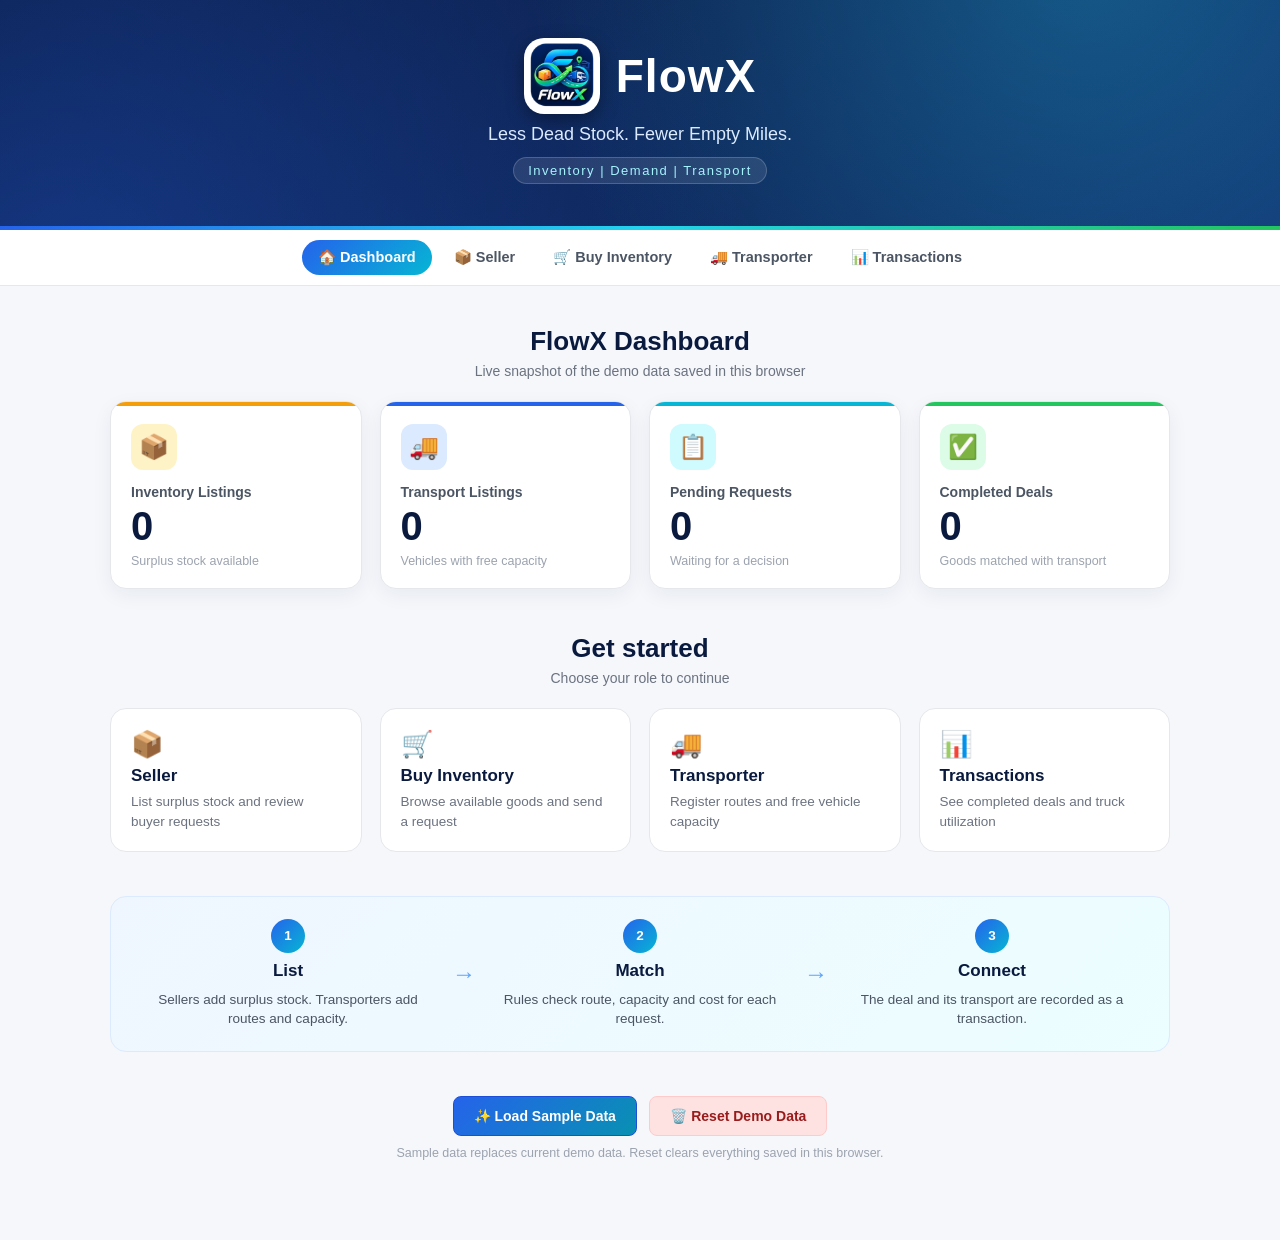
<file: index.html>
<!DOCTYPE html>
<html lang="en">

<head>
    <meta charset="UTF-8">
    <meta name="viewport" content="width=device-width, initial-scale=1.0">

    <title>FlowX - Dashboard</title>

    <link rel="stylesheet" href="style.css">
</head>

<body>

    <a class="skip-link" href="#mainContent">Skip to main content</a>

    <header>
        <div class="brand">
            <img src="flowx-icon.png" alt="FlowX logo">
            <h1>FlowX</h1>
        </div>
        <p>Less Dead Stock. Fewer Empty Miles.</p>
        <span class="header-sub">Inventory | Demand | Transport</span>
    </header>

    <nav class="site-nav" aria-label="Main navigation">
        <a href="index.html" class="current" aria-current="page">🏠 Dashboard</a>
        <a href="seller.html">📦 Seller</a>
        <a href="inventory.html">🛒 Buy Inventory</a>
        <a href="transport.html">🚚 Transporter</a>
        <a href="transactions.html">📊 Transactions</a>
    </nav>

    <main id="mainContent" tabindex="-1">

        <!-- =========================
             DASHBOARD
             ========================= -->

        <section id="dashboard">

            <div class="section-head">
                <h2>FlowX Dashboard</h2>
                <p>Live snapshot of the demo data saved in this browser</p>
            </div>

            <div class="dashboard-container">

                <div class="dashboard-card card-inventory">
                    <span class="card-icon">📦</span>
                    <p>Inventory Listings</p>
                    <strong id="inventoryCount">0</strong>
                    <small>Surplus stock available</small>
                </div>

                <div class="dashboard-card card-transport">
                    <span class="card-icon">🚚</span>
                    <p>Transport Listings</p>
                    <strong id="transportCount">0</strong>
                    <small>Vehicles with free capacity</small>
                </div>

                <div class="dashboard-card card-requests">
                    <span class="card-icon">📋</span>
                    <p>Pending Requests</p>
                    <strong id="requestCount">0</strong>
                    <small>Waiting for a decision</small>
                </div>

                <div class="dashboard-card card-deals">
                    <span class="card-icon">✅</span>
                    <p>Completed Deals</p>
                    <strong id="transactionCount">0</strong>
                    <small>Goods matched with transport</small>
                </div>

            </div>

        </section>


        <!-- =========================
             QUICK ACTIONS
             ========================= -->

        <section class="actions-section">

            <div class="section-head">
                <h2>Get started</h2>
                <p>Choose your role to continue</p>
            </div>

            <div class="action-grid">

                <button class="action-card" onclick="window.location.href='seller.html'">
                    <span class="action-icon">📦</span>
                    <span class="action-title">Seller</span>
                    <span class="action-text">List surplus stock and review buyer requests</span>
                </button>

                <button class="action-card" onclick="window.location.href='inventory.html'">
                    <span class="action-icon">🛒</span>
                    <span class="action-title">Buy Inventory</span>
                    <span class="action-text">Browse available goods and send a request</span>
                </button>

                <button class="action-card" onclick="window.location.href='transport.html'">
                    <span class="action-icon">🚚</span>
                    <span class="action-title">Transporter</span>
                    <span class="action-text">Register routes and free vehicle capacity</span>
                </button>

                <button class="action-card" onclick="window.location.href='transactions.html'">
                    <span class="action-icon">📊</span>
                    <span class="action-title">Transactions</span>
                    <span class="action-text">See completed deals and truck utilization</span>
                </button>

            </div>

        </section>


        <!-- =========================
             HOW IT WORKS
             ========================= -->

        <section class="flow-section">

            <div class="flow-step">
                <span class="flow-number">1</span>
                <strong>List</strong>
                <span>Sellers add surplus stock. Transporters add routes and capacity.</span>
            </div>

            <span class="flow-arrow">→</span>

            <div class="flow-step">
                <span class="flow-number">2</span>
                <strong>Match</strong>
                <span>Rules check route, capacity and cost for each request.</span>
            </div>

            <span class="flow-arrow">→</span>

            <div class="flow-step">
                <span class="flow-number">3</span>
                <strong>Connect</strong>
                <span>The deal and its transport are recorded as a transaction.</span>
            </div>

        </section>


        <!-- =========================
             RESET DEMO
             ========================= -->

        <div class="demo-tools">
            <button
                onclick="loadSampleData()"
                class="sample-button">
                ✨ Load Sample Data
            </button>
            <button
                onclick="resetFlowXData()"
                class="reset-button">
                🗑️ Reset Demo Data
            </button>
            <p>Sample data replaces current demo data. Reset clears everything saved in this browser.</p>
        </div>

        <div id="message"></div>

    </main>

    <script src="script.js"></script>

</body>

</html>
</file>
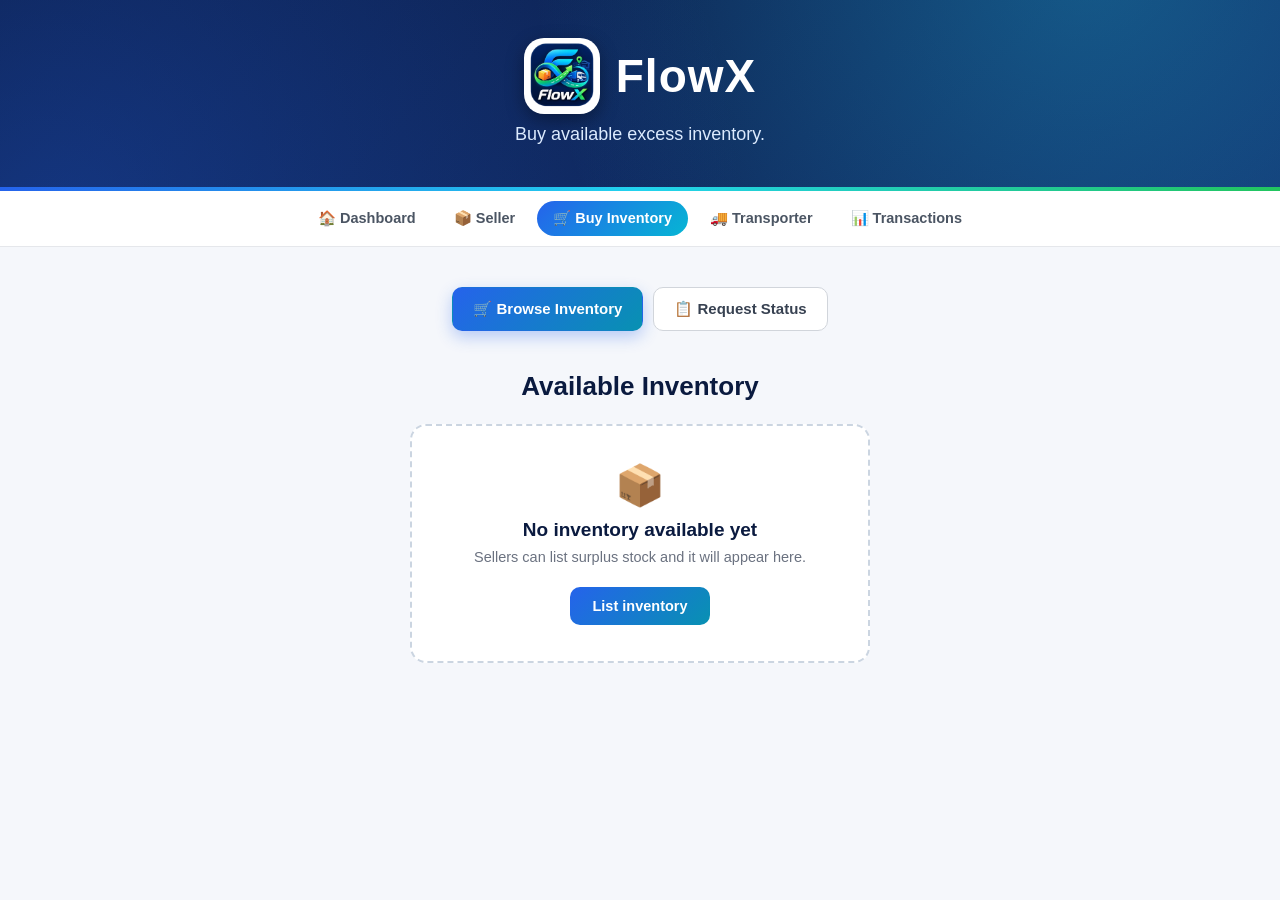
<file: inventory.html>
<!DOCTYPE html>
<html lang="en">

<head>
    <meta charset="UTF-8">
    <meta name="viewport" content="width=device-width, initial-scale=1.0">

    <title>FlowX - Buy Inventory</title>

    <link rel="stylesheet" href="style.css">
</head>

<body>

    <a class="skip-link" href="#mainContent">Skip to main content</a>

    <header>
        <div class="brand">
            <img src="flowx-icon.png" alt="FlowX logo">
            <h1>FlowX</h1>
        </div>
        <p>Buy available excess inventory.</p>
    </header>

    <nav class="site-nav" aria-label="Main navigation">
        <a href="index.html">🏠 Dashboard</a>
        <a href="seller.html">📦 Seller</a>
        <a href="inventory.html" class="current" aria-current="page">🛒 Buy Inventory</a>
        <a href="transport.html">🚚 Transporter</a>
        <a href="transactions.html">📊 Transactions</a>
    </nav>

    <main id="mainContent" tabindex="-1">

        <div class="flowx-navigation" role="group" aria-label="Inventory views">
            <button id="browseInventoryBtn" class="active" aria-pressed="true" onclick="showInventory()">
                🛒 Browse Inventory
            </button>
            <button id="buyerRequestStatusBtn" aria-pressed="false" onclick="showBuyerRequestStatus()">
                📋 Request Status
            </button>
        </div>

        <!-- INVENTORY -->

        <div id="message"></div>

    </main>

    <script src="script.js"></script>

</body>

</html>
</file>
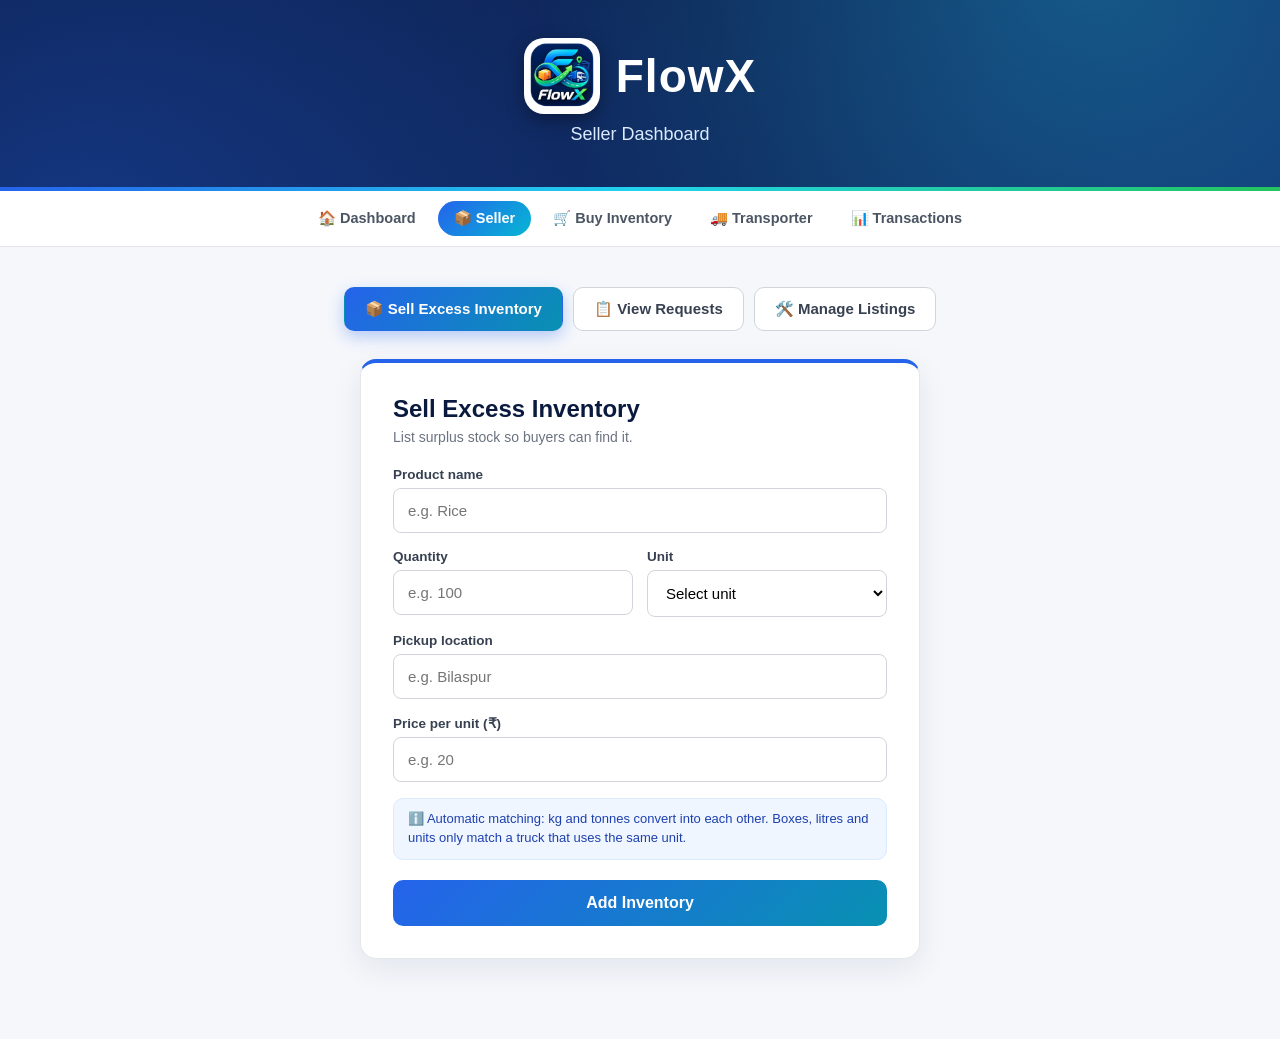
<file: seller.html>
<!DOCTYPE html>
<html lang="en">

<head>
    <meta charset="UTF-8">
    <meta name="viewport" content="width=device-width, initial-scale=1.0">

    <title>FlowX - Seller</title>

    <link rel="stylesheet" href="style.css">
</head>

<body>

    <a class="skip-link" href="#mainContent">Skip to main content</a>

    <header>
        <div class="brand">
            <img src="flowx-icon.png" alt="FlowX logo">
            <h1>FlowX</h1>
        </div>
        <p>Seller Dashboard</p>
    </header>

    <nav class="site-nav" aria-label="Main navigation">
        <a href="index.html">🏠 Dashboard</a>
        <a href="seller.html" class="current" aria-current="page">📦 Seller</a>
        <a href="inventory.html">🛒 Buy Inventory</a>
        <a href="transport.html">🚚 Transporter</a>
        <a href="transactions.html">📊 Transactions</a>
    </nav>

    <main id="mainContent" tabindex="-1">

        <!-- TABS -->

        <div class="flowx-navigation" role="group" aria-label="Seller actions">

            <button id="sellInventoryBtn" aria-pressed="true" onclick="showSellerForm()">
                📦 Sell Excess Inventory
            </button>

            <button id="viewRequestsBtn" aria-pressed="false" onclick="showRequests()">
                📋 View Requests
            </button>

            <button id="manageInventoryBtn" aria-pressed="false" onclick="showInventoryListings()">
                🛠️ Manage Listings
            </button>

        </div>


        <!-- SELL INVENTORY FORM -->

        <div id="sellerForm">

            <h2>Sell Excess Inventory</h2>
            <p class="form-note">List surplus stock so buyers can find it.</p>

            <div class="form-field">
                <label for="productName">Product name</label>
                <input type="text" id="productName" placeholder="e.g. Rice">
            </div>

            <div class="form-row">

                <div class="form-field">
                    <label for="quantity">Quantity</label>
                    <input type="number" id="quantity" placeholder="e.g. 100" min="1">
                </div>

                <div class="form-field">
                    <label for="unit">Unit</label>
                    <select id="unit">
                <option value="">Select unit</option>
                <option value="kg">Kilograms (kg)</option>
                <option value="tonnes">Tonnes</option>
                <option value="units">Units</option>
                <option value="boxes">Boxes</option>
                <option value="litres">Litres</option>
                    </select>
                </div>

            </div>

            <div class="form-field">
                <label for="location">Pickup location</label>
                <input type="text" id="location" list="flowxCitySuggestions" placeholder="e.g. Bilaspur">
            </div>

            <div class="form-field">
                <label for="price">Price per unit (₹)</label>
                <input type="number" id="price" placeholder="e.g. 20" min="0" step="0.01">
            </div>

            <p class="form-hint">
                ℹ️ Automatic matching: kg and tonnes convert into each other. Boxes, litres and units only match a truck that uses the same unit.
            </p>

            <button class="form-submit" onclick="submitInventory()">
                Add Inventory
            </button>

        </div>


        <!-- REQUESTS / MESSAGES -->

        <div id="message"></div>

    </main>

    <script src="script.js"></script>

</body>

</html>
</file>
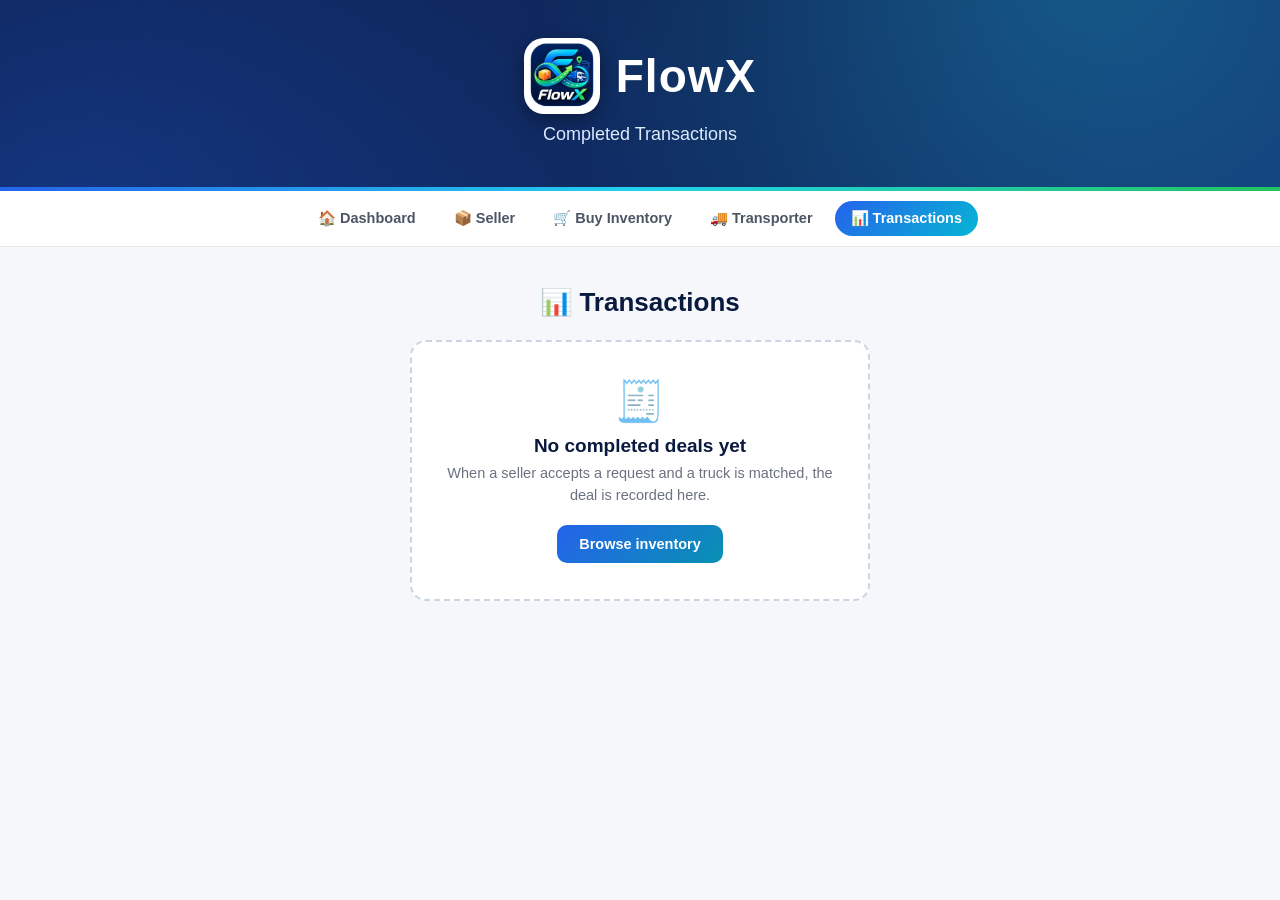
<file: transactions.html>
<!DOCTYPE html>
<html lang="en">

<head>
    <meta charset="UTF-8">
    <meta name="viewport" content="width=device-width, initial-scale=1.0">

    <title>FlowX - Transactions</title>

    <link rel="stylesheet" href="style.css">
</head>

<body>

    <a class="skip-link" href="#mainContent">Skip to main content</a>

    <header>
        <div class="brand">
            <img src="flowx-icon.png" alt="FlowX logo">
            <h1>FlowX</h1>
        </div>
        <p>Completed Transactions</p>
    </header>

    <nav class="site-nav" aria-label="Main navigation">
        <a href="index.html">🏠 Dashboard</a>
        <a href="seller.html">📦 Seller</a>
        <a href="inventory.html">🛒 Buy Inventory</a>
        <a href="transport.html">🚚 Transporter</a>
        <a href="transactions.html" class="current" aria-current="page">📊 Transactions</a>
    </nav>

    <main id="mainContent" tabindex="-1">

        <!-- TRANSACTIONS -->

        <div id="message"></div>

    </main>

    <script src="script.js"></script>

</body>

</html>
</file>
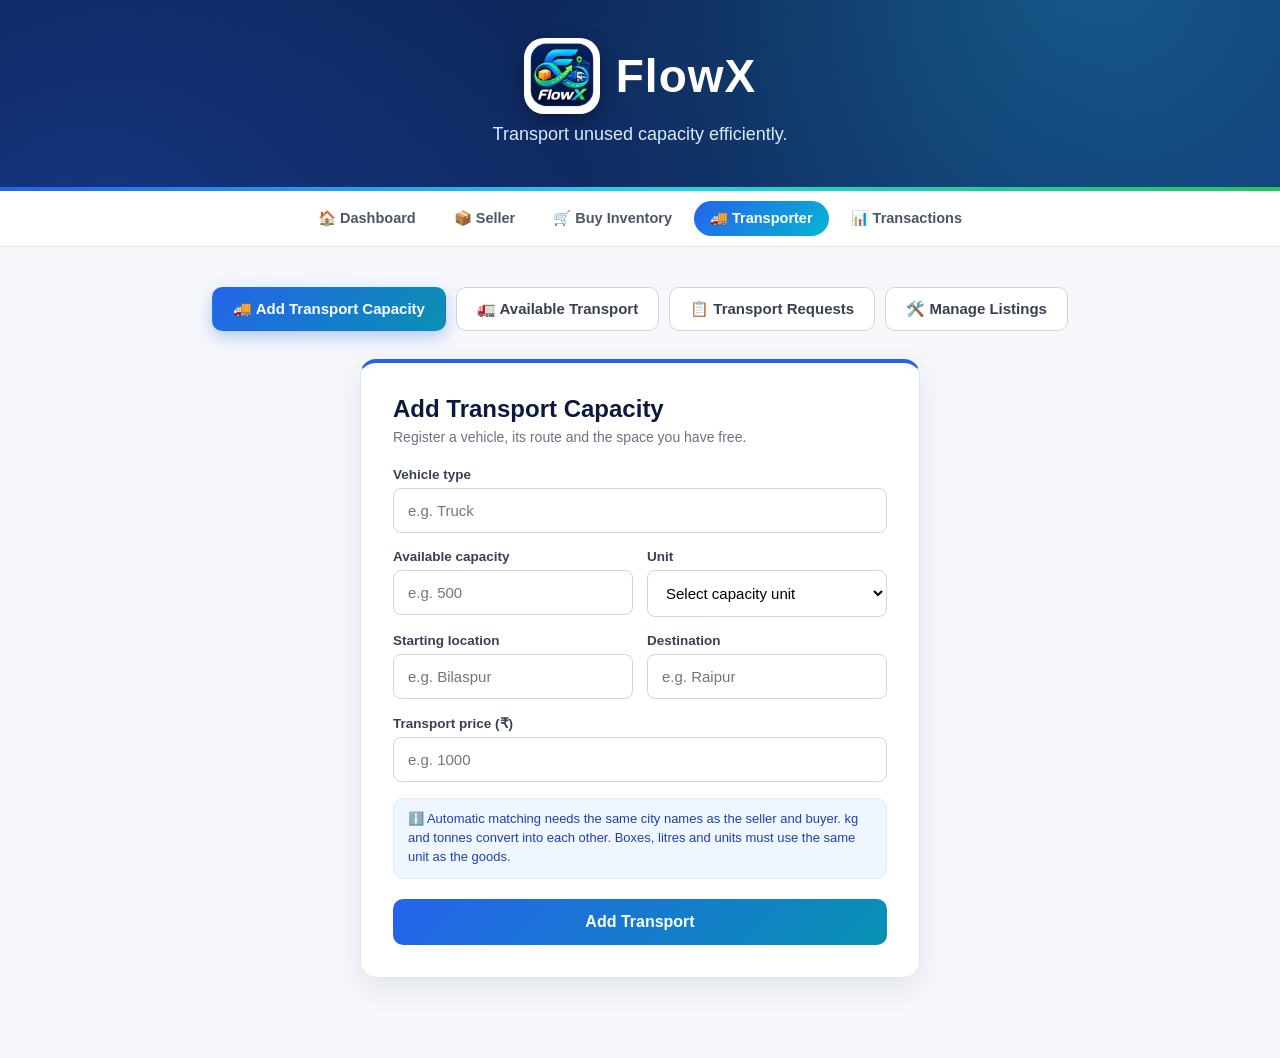
<file: transport.html>
<!DOCTYPE html>
<html lang="en">

<head>
    <meta charset="UTF-8">
    <meta name="viewport" content="width=device-width, initial-scale=1.0">

    <title>FlowX - Transporter</title>

    <link rel="stylesheet" href="style.css">
</head>

<body>

    <a class="skip-link" href="#mainContent">Skip to main content</a>

    <header>
        <div class="brand">
            <img src="flowx-icon.png" alt="FlowX logo">
            <h1>FlowX</h1>
        </div>
        <p>Transport unused capacity efficiently.</p>
    </header>

    <nav class="site-nav" aria-label="Main navigation">
        <a href="index.html">🏠 Dashboard</a>
        <a href="seller.html">📦 Seller</a>
        <a href="inventory.html">🛒 Buy Inventory</a>
        <a href="transport.html" class="current" aria-current="page">🚚 Transporter</a>
        <a href="transactions.html">📊 Transactions</a>
    </nav>

    <main id="mainContent" tabindex="-1">

        <!-- TABS -->

        <div class="flowx-navigation" role="group" aria-label="Transporter actions">

            <button id="addTransportBtn" aria-pressed="true" onclick="showTransport()">
                🚚 Add Transport Capacity
            </button>

            <button id="availableTransportBtn" aria-pressed="false" onclick="showTransportList()">
                🚛 Available Transport
            </button>

            <button id="transportRequestsBtn" aria-pressed="false" onclick="showTransportRequests()">
                📋 Transport Requests
            </button>

            <button id="manageTransportBtn" aria-pressed="false" onclick="showTransportListings()">
                🛠️ Manage Listings
            </button>

        </div>


        <!-- TRANSPORT FORM -->

        <div id="transportForm">

            <h2>Add Transport Capacity</h2>
            <p class="form-note">Register a vehicle, its route and the space you have free.</p>

            <div class="form-field">
                <label for="vehicleType">Vehicle type</label>
                <input type="text" id="vehicleType" placeholder="e.g. Truck">
            </div>

            <div class="form-row">

                <div class="form-field">
                    <label for="capacity">Available capacity</label>
                    <input type="number" id="capacity" placeholder="e.g. 500" min="1">
                </div>

                <div class="form-field">
                    <label for="capacityUnit">Unit</label>
                    <select id="capacityUnit">
                <option value="">Select capacity unit</option>
                <option value="kg">Kilograms (kg)</option>
                <option value="tonnes">Tonnes</option>
                <option value="units">Units</option>
                <option value="boxes">Boxes</option>
                <option value="litres">Litres</option>
                    </select>
                </div>

            </div>

            <div class="form-row">

                <div class="form-field">
                    <label for="transportFrom">Starting location</label>
                    <input type="text" id="transportFrom" list="flowxCitySuggestions" placeholder="e.g. Bilaspur">
                </div>

                <div class="form-field">
                    <label for="transportTo">Destination</label>
                    <input type="text" id="transportTo" list="flowxCitySuggestions" placeholder="e.g. Raipur">
                </div>

            </div>

            <div class="form-field">
                <label for="transportPrice">Transport price (₹)</label>
                <input type="number" id="transportPrice" placeholder="e.g. 1000" min="0" step="0.01">
            </div>

            <p class="form-hint">
                ℹ️ Automatic matching needs the same city names as the seller and buyer. kg and tonnes convert into each other. Boxes, litres and units must use the same unit as the goods.
            </p>

            <button class="form-submit" onclick="submitTransport()">
                Add Transport
            </button>

        </div>


        <!-- TRANSPORT CONTENT -->

        <div id="message"></div>

    </main>

    <script src="script.js"></script>

</body>

</html>
</file>
<file: style.css>
/* =========================
   FLOWX - MAIN STYLES
   ========================= */

* {
    box-sizing: border-box;
}

body {
    font-family: Arial, sans-serif;
    margin: 0;
    background: #f5f7fb;
    color: #222;
}

a:focus-visible,
button:focus-visible,
input:focus-visible,
select:focus-visible {
    outline: 3px solid #1d4ed8;
    outline-offset: 3px;
}

.skip-link {
    position: absolute;
    top: 8px;
    left: -10000px;
    z-index: 1100;
    padding: 10px 14px;
    border-radius: 8px;
    background: white;
    color: #1d4ed8;
    font-weight: 700;
}

.skip-link:focus {
    left: 8px;
}

@media (prefers-reduced-motion: reduce) {
    *,
    *::before,
    *::after {
        scroll-behavior: auto !important;
        animation-duration: 0.01ms !important;
        animation-iteration-count: 1 !important;
        transition-duration: 0.01ms !important;
    }
}


/* =========================
   HEADER
   ========================= */

header {
    position: relative;
    background:
        radial-gradient(circle at 85% -20%, rgba(34, 211, 238, 0.28), transparent 50%),
        radial-gradient(circle at 5% 120%, rgba(37, 99, 235, 0.35), transparent 55%),
        linear-gradient(135deg, #0a1a3f, #12306e);
    color: white;
    padding: 38px 20px 46px;
    text-align: center;
}

header::after {
    content: "";
    position: absolute;
    left: 0;
    right: 0;
    bottom: 0;
    height: 4px;
    background: linear-gradient(90deg, #2563eb, #22d3ee, #22c55e);
}

header h1 {
    margin: 0;
    font-size: 46px;
    letter-spacing: 1px;
}

header p {
    margin: 10px 0 0;
    font-size: 18px;
    color: #dbeafe;
}

.header-sub {
    display: inline-block;
    margin-top: 12px;
    padding: 5px 14px;
    border-radius: 999px;
    background: rgba(255, 255, 255, 0.10);
    border: 1px solid rgba(255, 255, 255, 0.18);
    font-size: 13px;
    letter-spacing: 1.5px;
    color: #a5f3fc;
}


/* =========================
   MAIN
   ========================= */

main {
    max-width: 1100px;
    margin: auto;
    padding: 40px 20px;
    text-align: center;
}


/* =========================
   MAIN NAVIGATION BUTTONS
   ========================= */

main > button {
    background: white;
    color: #222;
    border: 1px solid #d1d5db;
    padding: 13px 22px;
    margin: 6px;
    border-radius: 8px;
    cursor: pointer;
    font-size: 15px;
    font-weight: 600;

    transition:
        transform 0.2s,
        box-shadow 0.2s,
        background 0.2s;
}

main > button:hover {
    transform: translateY(-2px);
    background: #f9fafb;
    box-shadow:
        0 5px 15px rgba(0, 0, 0, 0.08);
}


/* =========================
   INPUTS
   ========================= */

input {
    display: block;

    width: 100%;
    max-width: 420px;

    padding: 13px 14px;

    margin: 12px auto;

    border: 1px solid #d1d5db;
    border-radius: 8px;

    font-size: 15px;

    outline: none;

    transition:
        border 0.2s,
        box-shadow 0.2s;
}

input:focus {
    border-color: #2563eb;

    box-shadow:
        0 0 0 3px rgba(37, 99, 235, 0.12);
}


/* =========================
   SELECT
   ========================= */

select {
    display: block;

    width: 100%;
    max-width: 420px;

    padding: 13px 14px;

    margin: 12px auto;

    border: 1px solid #d1d5db;
    border-radius: 8px;

    font-size: 15px;

    background: white;
    cursor: pointer;
}

select:focus {
    border-color: #2563eb;

    outline: none;

    box-shadow:
        0 0 0 3px rgba(37, 99, 235, 0.12);
}


/* =========================
   MESSAGE AREA
   ========================= */

#message {
    margin-top: 40px;
}


/* =========================
   RESET BUTTON
   ========================= */

.reset-button {
    background: #fee2e2 !important;

    color: #991b1b !important;

    border: 1px solid #fecaca !important;
}

.reset-button:hover {
    background: #fecaca !important;
}

.demo-tools .sample-button {
    margin: 0 8px 0 0;
    padding: 11px 20px;
    border: 1px solid #1d4ed8;
    border-radius: 8px;
    background: linear-gradient(135deg, #2563eb, #0891b2);
    color: white;
    cursor: pointer;
    font-size: 14px;
    font-weight: 700;
}

.demo-tools .sample-button:hover {
    box-shadow: 0 6px 16px rgba(37, 99, 235, 0.25);
}

.flowx-toast {
    position: fixed;
    z-index: 1000;
    top: 20px;
    left: 50%;
    width: max-content;
    max-width: calc(100% - 32px);
    padding: 14px 20px;
    border: 1px solid #bfdbfe;
    border-radius: 12px;
    background: #eff6ff;
    color: #1e3a8a;
    box-shadow: 0 12px 32px rgba(10, 26, 63, 0.18);
    font-size: 14px;
    line-height: 1.45;
    text-align: left;
    white-space: pre-line;
    opacity: 0;
    visibility: hidden;
    transform: translate(-50%, -12px);
    transition: opacity 0.2s, transform 0.2s, visibility 0.2s;
}

.flowx-toast.visible {
    opacity: 1;
    visibility: visible;
    transform: translate(-50%, 0);
}


.brand {
    display: flex;
    align-items: center;
    justify-content: center;
    gap: 16px;
    margin-bottom: 8px;
}

.brand img {
    width: 76px;
    height: 76px;
    object-fit: contain;
    background: white;
    border-radius: 20px;
    padding: 2px;
    box-shadow: 0 6px 18px rgba(0, 0, 0, 0.35);
}

.brand h1 {
    margin: 0;
}
@media (max-width: 600px) {
    .brand img {
        width: 64px;
        height: 64px;
    }

    .brand {
        gap: 12px;
    }
}
/* =========================
   DASHBOARD
   ========================= */

.section-head {
    margin-bottom: 22px;
}

.section-head h2 {
    margin: 0;
    font-size: 26px;
    color: #0a1a3f;
}

.section-head p {
    margin: 6px 0 0;
    color: #6b7280;
    font-size: 14px;
}

#dashboard {
    margin-bottom: 44px;
}

.dashboard-container {
    display: grid;
    grid-template-columns: repeat(4, minmax(0, 1fr));
    gap: 18px;
}

.dashboard-card {
    --accent: #2563eb;
    --tint: #dbeafe;

    position: relative;
    overflow: hidden;

    background: white;
    padding: 22px 20px 20px;
    border-radius: 16px;
    border: 1px solid #e5e7eb;
    text-align: left;

    box-shadow: 0 6px 20px rgba(10, 26, 63, 0.06);

    transition: transform 0.2s, box-shadow 0.2s;
}

.dashboard-card::before {
    content: "";
    position: absolute;
    top: 0;
    left: 0;
    right: 0;
    height: 4px;
    background: var(--accent);
}

.dashboard-card:hover {
    transform: translateY(-4px);
    box-shadow: 0 14px 30px rgba(10, 26, 63, 0.12);
}

.card-inventory { --accent: #f59e0b; --tint: #fef3c7; }
.card-transport { --accent: #2563eb; --tint: #dbeafe; }
.card-requests  { --accent: #06b6d4; --tint: #cffafe; }
.card-deals     { --accent: #22c55e; --tint: #dcfce7; }

.card-icon {
    display: inline-flex;
    align-items: center;
    justify-content: center;
    width: 46px;
    height: 46px;
    border-radius: 12px;
    background: var(--tint);
    font-size: 24px;
}

.dashboard-card p {
    margin: 14px 0 0;
    color: #4b5563;
    font-size: 14px;
    font-weight: 600;
}

.dashboard-card strong {
    display: block;
    margin-top: 4px;
    font-size: 40px;
    line-height: 1.1;
    color: #0a1a3f;
}

.dashboard-card small {
    display: block;
    margin-top: 6px;
    color: #9ca3af;
    font-size: 12.5px;
}


/* =========================
   QUICK ACTIONS
   ========================= */

.actions-section {
    margin-bottom: 44px;
}

.action-grid {
    display: grid;
    grid-template-columns: repeat(4, minmax(0, 1fr));
    gap: 18px;
}

main > .actions-section button,
.action-card {
    display: flex;
    flex-direction: column;
    align-items: flex-start;
    gap: 6px;

    margin: 0;
    padding: 20px;

    background: white;
    border: 1px solid #e5e7eb;
    border-radius: 16px;

    text-align: left;
    font-family: inherit;
    cursor: pointer;

    transition: transform 0.2s, box-shadow 0.2s, border-color 0.2s;
}

.action-card:hover {
    transform: translateY(-4px);
    border-color: #93c5fd;
    box-shadow: 0 14px 30px rgba(37, 99, 235, 0.14);
}

.action-icon {
    font-size: 26px;
}

.action-title {
    font-size: 17px;
    font-weight: 700;
    color: #0a1a3f;
}

.action-text {
    font-size: 13.5px;
    line-height: 1.45;
    color: #6b7280;
}


/* =========================
   HOW IT WORKS
   ========================= */

.flow-section {
    display: flex;
    align-items: stretch;
    justify-content: center;
    gap: 14px;

    margin-bottom: 44px;
    padding: 22px;

    background: linear-gradient(135deg, #eff6ff, #ecfeff);
    border: 1px solid #dbeafe;
    border-radius: 16px;
}

.flow-step {
    flex: 1;
    display: flex;
    flex-direction: column;
    align-items: center;
    gap: 6px;

    max-width: 300px;

    font-size: 13.5px;
    line-height: 1.45;
    color: #4b5563;
}

.flow-step strong {
    font-size: 17px;
    color: #0a1a3f;
}

.flow-number {
    display: inline-flex;
    align-items: center;
    justify-content: center;
    width: 34px;
    height: 34px;
    border-radius: 50%;
    background: linear-gradient(135deg, #2563eb, #06b6d4);
    color: white;
    font-weight: 700;
}

.flow-arrow {
    align-self: center;
    font-size: 24px;
    color: #60a5fa;
}


/* =========================
   DEMO TOOLS
   ========================= */

.demo-tools p {
    margin: 10px 0 0;
    font-size: 12.5px;
    color: #9ca3af;
}

.demo-tools .reset-button {
    padding: 11px 20px;
    border-radius: 8px;
    cursor: pointer;
    font-size: 14px;
    font-weight: 600;
}


/* =========================
   DASHBOARD RESPONSIVE
   ========================= */

@media screen and (max-width: 900px) {

    .dashboard-container,
    .action-grid {
        grid-template-columns: repeat(2, minmax(0, 1fr));
    }
}

@media screen and (max-width: 600px) {

    .dashboard-container {
        gap: 12px;
    }

    .dashboard-card {
        padding: 18px 14px 16px;
    }

    .dashboard-card strong {
        font-size: 32px;
    }

    .dashboard-card small {
        display: none;
    }

    .action-grid {
        grid-template-columns: 1fr;
        gap: 12px;
    }

    .flow-section {
        flex-direction: column;
        align-items: center;
    }

    .flow-step {
        max-width: none;
    }

    .flow-arrow {
        transform: rotate(90deg);
    }
}


/* =========================
   SITE NAVIGATION
   ========================= */

.site-nav {
    display: flex;
    justify-content: center;
    gap: 6px;

    padding: 10px 12px;

    background: white;
    border-bottom: 1px solid #e5e7eb;

    overflow-x: auto;
    scrollbar-width: none;
}

.site-nav::-webkit-scrollbar {
    display: none;
}

.site-nav a {
    flex: none;

    padding: 9px 16px;

    border-radius: 999px;

    color: #4b5563;
    font-size: 14.5px;
    font-weight: 600;
    text-decoration: none;

    transition: background 0.2s, color 0.2s;
}

.site-nav a:hover {
    background: #eff6ff;
    color: #1d4ed8;
}

.site-nav a.current {
    background: linear-gradient(135deg, #2563eb, #06b6d4);
    color: white;
}


/* =========================
   TABS (inside Seller / Transporter)
   ========================= */

.flowx-navigation {
    display: flex;
    justify-content: center;
    flex-wrap: wrap;
    gap: 10px;

    margin: 0 0 28px;
}

.flowx-navigation button {
    background: white;
    color: #374151;
    border: 1px solid #d1d5db;

    padding: 12px 20px;
    border-radius: 10px;

    cursor: pointer;
    font-size: 15px;
    font-weight: 600;

    transition: transform 0.2s, box-shadow 0.2s, background 0.2s, color 0.2s;
}

.flowx-navigation button:hover {
    transform: translateY(-2px);
    background: #f9fafb;
    box-shadow: 0 5px 15px rgba(0, 0, 0, 0.08);
}

.flowx-navigation button.active {
    background: linear-gradient(135deg, #2563eb, #0891b2);
    border-color: transparent;
    color: white;
    box-shadow: 0 6px 16px rgba(37, 99, 235, 0.30);
}


/* =========================
   FORMS
   ========================= */

#sellerForm,
#transportForm {
    display: none;

    max-width: 560px;
    margin: 0 auto;
    padding: 32px;

    background: white;
    border: 1px solid #e5e7eb;
    border-top: 4px solid #2563eb;
    border-radius: 16px;

    box-shadow: 0 10px 30px rgba(10, 26, 63, 0.08);

    text-align: left;
}

#sellerForm h2,
#transportForm h2 {
    margin: 0;
    font-size: 24px;
    color: #0a1a3f;
}

.form-note {
    margin: 6px 0 22px;
    color: #6b7280;
    font-size: 14px;
}

.form-field {
    margin-bottom: 16px;
}

.form-field label {
    display: block;
    margin-bottom: 6px;

    font-size: 13.5px;
    font-weight: 600;
    color: #374151;
}

.form-field input,
.form-field select {
    max-width: none;
    margin: 0;
}

.form-row {
    display: grid;
    grid-template-columns: 1fr 1fr;
    gap: 14px;
}

.form-hint {
    margin: 4px 0 20px;
    padding: 11px 14px;

    background: #eff6ff;
    border: 1px solid #dbeafe;
    border-radius: 10px;

    color: #1e40af;
    font-size: 13px;
    line-height: 1.45;
}

#sellerForm .form-submit,
#transportForm .form-submit {
    width: 100%;
    margin: 0;
    padding: 14px;

    background: linear-gradient(135deg, #2563eb, #0891b2);
    color: white;

    border: none;
    border-radius: 10px;

    font-size: 16px;
    font-weight: 700;
    cursor: pointer;

    transition: transform 0.2s, box-shadow 0.2s;
}

#sellerForm .form-submit:hover,
#transportForm .form-submit:hover {
    transform: translateY(-2px);
    box-shadow: 0 10px 22px rgba(37, 99, 235, 0.30);
}


/* =========================
   PAGE CONTENT (#message)
   ========================= */

/* no extra gap when the content is the first thing on the page */
#message:first-child {
    margin-top: 0;
}

#message > h2 {
    margin: 0 0 22px;
    font-size: 26px;
    color: #0a1a3f;
}

.listing-filters {
    margin: 0 0 20px;
    padding: 18px;
    border: 1px solid #e5e7eb;
    border-radius: 12px;
    background: white;
    text-align: left;
}

.listing-filter-fields {
    display: grid;
    grid-template-columns: repeat(auto-fit, minmax(210px, 1fr));
    gap: 14px;
}

.listing-filter-field label {
    display: block;
    margin-bottom: 6px;
    color: #374151;
    font-size: 13px;
    font-weight: 600;
}

.listing-filter-field input,
.listing-filter-field select {
    width: 100%;
    max-width: none;
    margin: 0;
}

.listing-filter-count {
    margin: 12px 0 0;
    color: #6b7280;
    font-size: 13px;
}

.listing-filter-empty {
    margin: 12px 0 0;
    color: #6b7280;
    font-size: 14px;
}

.request-scope-note {
    margin: -10px 0 20px;
    color: #6b7280;
    font-size: 14px;
    line-height: 1.5;
    text-align: left;
}

.request-section-title {
    margin: 26px 0 12px;
    color: #0a1a3f;
    font-size: 20px;
    text-align: left;
}

.request-status-summary {
    display: flex;
    flex-wrap: wrap;
    gap: 10px;
    margin: 0 0 16px;
}

.request-status-summary span {
    padding: 8px 13px;
    border: 1px solid #e5e7eb;
    border-radius: 999px;
    background: white;
    color: #4b5563;
    font-size: 13px;
}

.request-status-summary strong {
    color: #0a1a3f;
}

.status-guidance {
    margin-top: 12px;
    padding: 12px 14px;
    border: 1px solid #e5e7eb;
    border-radius: 10px;
    text-align: left;
}

.status-guidance strong {
    font-size: 13.5px;
}

.status-guidance p {
    display: block;
    margin: 5px 0 0;
    color: #4b5563;
    font-size: 13px;
    line-height: 1.45;
    text-align: left;
}

.status-guidance a {
    display: inline-block;
    margin-top: 8px;
    color: #1d4ed8;
    font-size: 13px;
    font-weight: 700;
    text-decoration: none;
}

.status-guidance-pending {
    border-color: #fde68a;
    background: #fffbeb;
    color: #92400e;
}

.status-guidance-accepted {
    border-color: #bbf7d0;
    background: #f0fdf4;
    color: #166534;
}

.status-guidance-rejected {
    border-color: #fecaca;
    background: #fef2f2;
    color: #991b1b;
}

.status-guidance-neutral {
    background: #f9fafb;
}

.listing-management-note {
    margin: -10px 0 20px;
    color: #6b7280;
    font-size: 14px;
    line-height: 1.5;
    text-align: left;
}

.listing-edit-field {
    margin: 0 0 12px;
}

.listing-edit-field label {
    display: block;
    margin-bottom: 5px;
    color: #374151;
    font-size: 13px;
    font-weight: 600;
}

.listing-edit-field input,
.listing-edit-field select {
    width: 100%;
    max-width: none;
    margin: 0;
}

.listing-actions {
    display: flex;
    gap: 10px;
    margin-top: 14px;
}

.listing-actions button {
    flex: 1;
    min-width: 0;
    padding: 11px 12px;
    border: 0;
    border-radius: 9px;
    background: #2563eb;
    color: white;
    font-size: 14px;
    font-weight: 700;
    cursor: pointer;
}

.listing-actions button:hover:not(:disabled) {
    background: #1d4ed8;
}

.listing-actions button.listing-delete {
    background: #fee2e2;
    color: #991b1b;
}

.listing-actions button.listing-delete:hover:not(:disabled) {
    background: #fecaca;
}

.listing-actions button.listing-cancel {
    background: #f3f4f6;
    color: #374151;
}

.listing-actions button:disabled,
.request-button:disabled {
    opacity: 0.55;
    cursor: not-allowed;
}

.inventory-card[hidden] {
    display: none;
}


/* =========================
   CARDS (inventory, requests, transport, transactions)
   ========================= */

.inventory-container {
    display: grid;
    grid-template-columns: repeat(auto-fill, minmax(min(100%, 290px), 1fr));
    gap: 20px;

    margin-top: 6px;
}

.inventory-card {
    display: flex;
    flex-direction: column;

    background: white;
    padding: 22px;

    border: 1px solid #e5e7eb;
    border-radius: 16px;

    text-align: left;

    box-shadow: 0 6px 20px rgba(10, 26, 63, 0.06);

    transition: transform 0.2s, box-shadow 0.2s;
}

.inventory-card:hover {
    transform: translateY(-4px);
    box-shadow: 0 14px 30px rgba(10, 26, 63, 0.12);
}

.inventory-card h3 {
    margin: 0 0 14px;
    padding-bottom: 12px;

    border-bottom: 1px solid #f1f5f9;

    font-size: 19px;
    color: #0a1a3f;
}

.inventory-card p {
    display: flex;
    justify-content: space-between;
    align-items: baseline;
    gap: 14px;

    margin: 8px 0;

    color: #111827;
    font-size: 14.5px;
    line-height: 1.4;
    text-align: right;
}

.inventory-card p strong {
    flex: none;

    color: #6b7280;
    font-weight: 600;
    text-align: left;
}

.inventory-card p.card-note {
    justify-content: flex-start;
    color: #6b7280;
    font-size: 13px;
    text-align: left;
}

.inventory-card p.total-row {
    margin-top: 14px;
    padding-top: 12px;

    border-top: 1px dashed #d1d5db;

    font-size: 17px;
    font-weight: 700;
    color: #0a1a3f;
}

.inventory-card p.total-row strong {
    color: #0a1a3f;
}

.inventory-card label {
    display: block;

    margin: 14px 0 6px;

    font-size: 13.5px;
    font-weight: 600;
    color: #374151;
}

.inventory-card input {
    width: 100%;
    max-width: none;
    margin: 0 0 4px;
}

.inventory-card hr {
    width: 100%;
    margin: 12px 0 4px;

    border: none;
    border-top: 1px solid #f1f5f9;
}


/* =========================
   CARD BUTTONS
   ========================= */

.request-button {
    width: 100%;
    margin: 14px 0 0;
    padding: 12px;

    background: linear-gradient(135deg, #2563eb, #0891b2);
    color: white;

    border: none;
    border-radius: 10px;

    font-size: 15px;
    font-weight: 700;
    cursor: pointer;

    transition: transform 0.2s, box-shadow 0.2s;
}

.request-button:hover {
    transform: translateY(-2px);
    box-shadow: 0 8px 18px rgba(37, 99, 235, 0.30);
}

.inventory-card > button:not(.request-button) {
    margin: 12px 8px 0 0;
    padding: 10px 16px;

    border: none;
    border-radius: 9px;

    background: #2563eb;
    color: white;

    font-size: 14px;
    font-weight: 600;
    cursor: pointer;

    transition: transform 0.2s, background 0.2s;
}

.inventory-card > button:not(.request-button):hover {
    transform: translateY(-1px);
}

.inventory-card > button:disabled {
    opacity: 0.55;
    cursor: not-allowed;
}

.inventory-card > button[onclick^="accept"] {
    background: #16a34a;
}

.inventory-card > button[onclick^="accept"]:hover {
    background: #15803d;
}

.inventory-card > button[onclick^="reject"] {
    background: #fee2e2;
    color: #991b1b;
}

.inventory-card > button[onclick^="reject"]:hover {
    background: #fecaca;
}


/* =========================
   STATUS BADGES
   ========================= */

.badge {
    display: inline-block;

    padding: 3px 11px;

    border-radius: 999px;

    background: #f3f4f6;
    color: #374151;

    font-size: 12.5px;
    font-weight: 700;
}

.badge-pending   { background: #fef3c7; color: #92400e; }
.badge-accepted,
.badge-confirmed { background: #dcfce7; color: #166534; }
.badge-rejected  { background: #fee2e2; color: #991b1b; }
.badge-reserved  { background: #e0f2fe; color: #075985; }


/* =========================
   TRANSPORT MATCH BOX
   ========================= */

.transport-match {
    margin-top: 14px;
    padding: 14px 16px;

    background: #f0fdf4;
    border: 1px solid #bbf7d0;
    border-radius: 12px;
}

.transport-no-match {
    margin-top: 14px;
    padding: 14px 16px;
    border: 1px solid #fecaca;
    border-radius: 12px;
    background: #fef2f2;
    color: #991b1b;
}

.transport-no-match p {
    display: block;
    text-align: left;
    margin: 6px 0 0;
    color: #7f1d1d;
    font-size: 13px;
    line-height: 1.4;
}

.transport-match h4 {
    margin: 0 0 8px;

    font-size: 15px;
    color: #166534;
}

.transport-match p {
    margin: 6px 0;
    color: #14532d;
}

.transport-match p strong {
    color: #3f8f5c;
}

.util-bar {
    height: 8px;
    margin-top: 10px;

    background: #dcfce7;
    border-radius: 999px;

    overflow: hidden;
}

.util-bar span {
    display: block;
    height: 100%;
    min-width: 4px;

    background: linear-gradient(90deg, #22c55e, #06b6d4);
    border-radius: 999px;
}


/* =========================
   TRANSACTION SUMMARY
   ========================= */

.summary-strip {
    display: grid;
    grid-template-columns: repeat(3, minmax(0, 1fr));
    gap: 16px;

    margin-bottom: 24px;
}

.summary-item {
    padding: 18px 12px;

    background: linear-gradient(135deg, #eff6ff, #ecfeff);
    border: 1px solid #dbeafe;
    border-radius: 14px;
}

.summary-item strong {
    display: block;

    font-size: 26px;
    color: #0a1a3f;
}

.summary-item span {
    display: block;
    margin-top: 4px;

    font-size: 13px;
    color: #6b7280;
}


/* =========================
   EMPTY STATE
   ========================= */

.empty-state {
    max-width: 460px;
    margin: 10px auto 0;
    padding: 36px 24px;

    background: white;
    border: 2px dashed #cbd5e1;
    border-radius: 16px;
}

.empty-icon {
    font-size: 40px;
}

.empty-state h3 {
    margin: 10px 0 6px;
    font-size: 19px;
    color: #0a1a3f;
}

.empty-state p {
    margin: 0;
    color: #6b7280;
    font-size: 14.5px;
    line-height: 1.5;
}

.empty-action {
    display: inline-block;

    margin-top: 18px;
    padding: 11px 22px;

    background: linear-gradient(135deg, #2563eb, #0891b2);
    color: white;

    border-radius: 10px;

    font-size: 14.5px;
    font-weight: 700;
    text-decoration: none;
}


/* =========================
   MOBILE (inner pages)
   ========================= */

@media screen and (max-width: 600px) {

    header {
        padding: 30px 15px 38px;
    }

    header h1 {
        font-size: 36px;
    }

    header p {
        font-size: 15px;
    }

    main {
        padding: 24px 14px;
    }

    .site-nav {
        flex-wrap: wrap;
        justify-content: center;
        gap: 4px;
    }

    .site-nav a {
        padding: 8px 12px;
        font-size: 13.5px;
    }

    .flowx-navigation button {
        flex: 1 1 100%;
    }

    #sellerForm,
    #transportForm {
        padding: 22px 18px;
    }

    .form-row {
        grid-template-columns: 1fr;
        gap: 0;
    }

    .inventory-container {
        grid-template-columns: 1fr;
    }

    .summary-strip {
        grid-template-columns: 1fr;
        gap: 10px;
    }
}
</file>
